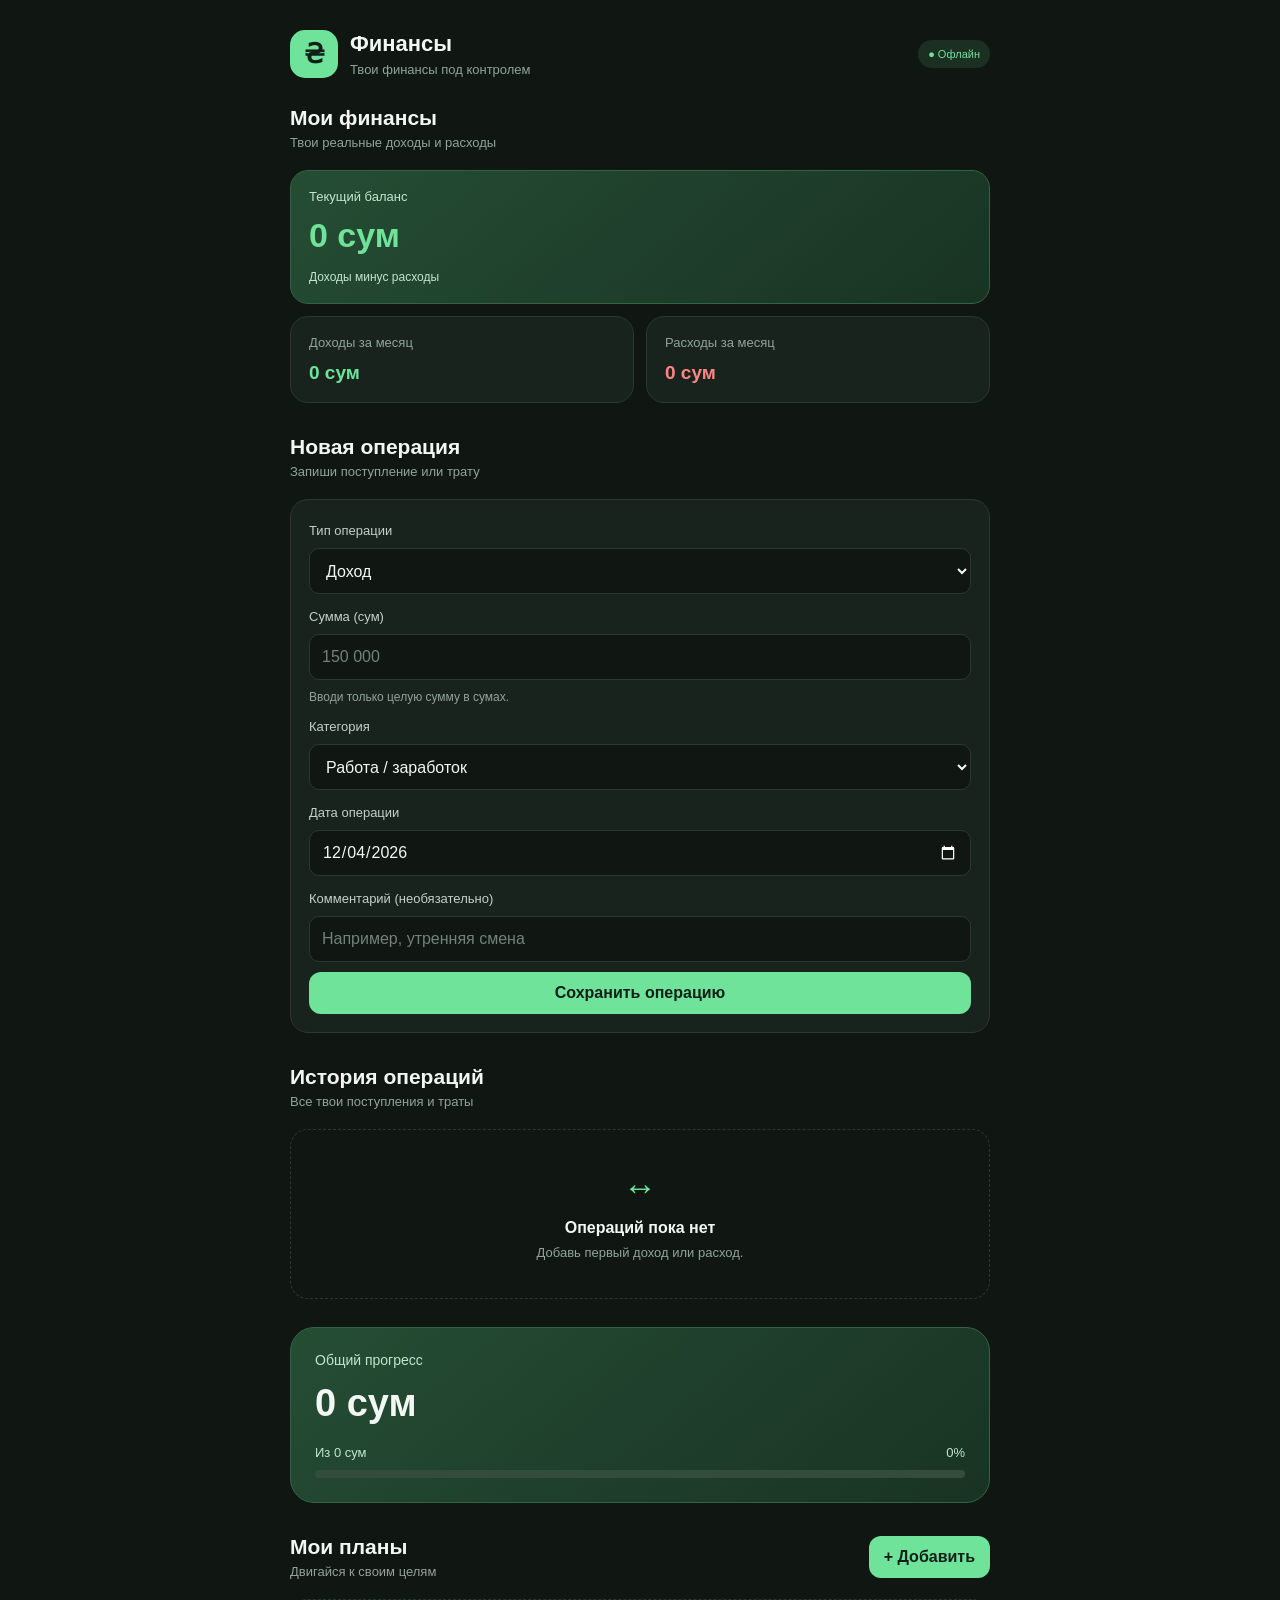
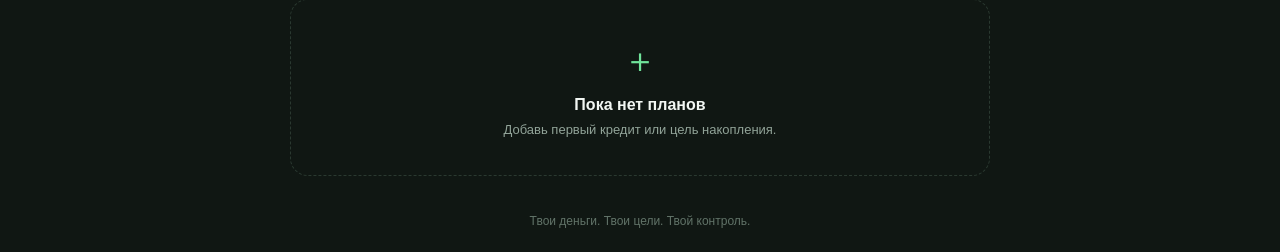
<file: index.html>
<!DOCTYPE html>
<html lang="ru">
<head>
  <meta charset="UTF-8">
  <meta name="viewport" content="width=device-width, initial-scale=1.0">
  <meta name="theme-color" content="#101713">

  <title>Финансы</title>

  <link rel="icon" type="image/png" href="./icon.png">
  <link rel="apple-touch-icon" href="./icon.png">
  <meta name="apple-mobile-web-app-title" content="Финансы">

  <link rel="stylesheet" href="style.css">
</head>
<body>

  <main class="app">
    <header class="header">
      <div class="brand">
        <div class="logo" aria-hidden="true">₴</div>
        <div>
          <h1>Финансы</h1>
          <p>Твои финансы под контролем</p>
        </div>
      </div>
      <span class="offline">● Офлайн</span>
    </header>

    <section class="money-dashboard" aria-labelledby="financeHeading">
      <div class="section-heading">
        <div>
          <h2 id="financeHeading">Мои финансы</h2>
          <p>Твои реальные доходы и расходы</p>
        </div>
      </div>

      <div class="money-card main-money-card">
        <p>Текущий баланс</p>
        <h2 id="realBalance" aria-live="polite">0 сум</h2>
        <span>Доходы минус расходы</span>
      </div>

      <div class="money-grid">
        <div class="money-card">
          <p>Доходы за месяц</p>
          <h3 id="monthIncome">0 сум</h3>
        </div>
        <div class="money-card">
          <p>Расходы за месяц</p>
          <h3 id="monthExpense">0 сум</h3>
        </div>
      </div>
    </section>

    <section class="section" aria-labelledby="newTransactionHeading">
      <div class="section-heading">
        <div>
          <h2 id="newTransactionHeading">Новая операция</h2>
          <p>Запиши поступление или трату</p>
        </div>
      </div>

      <form id="transactionForm" class="form" autocomplete="off">
        <label for="transactionType">Тип операции</label>
        <select id="transactionType" name="transactionType" required>
          <option value="income">Доход</option>
          <option value="expense">Расход</option>
        </select>

        <label for="transactionAmount">Сумма (сум)</label>
        <input
          id="transactionAmount"
          name="transactionAmount"
          type="text"
          inputmode="numeric"
          autocomplete="off"
          pattern="[0-9 ]+"
          placeholder="150 000"
          aria-describedby="transactionAmountHelp"
          required
        >
        <small id="transactionAmountHelp">
          Вводи только целую сумму в сумах.
        </small>

        <label for="transactionCategory">Категория</label>
        <select id="transactionCategory" name="transactionCategory" required>
          <option value="work">Работа / заработок</option>
          <option value="fuel">Топливо</option>
          <option value="food">Продукты</option>
          <option value="home">Дом и счета</option>
          <option value="shopping">Покупки</option>
          <option value="transport">Транспорт</option>
          <option value="debt">Выплата долга</option>
          <option value="other">Другое</option>
        </select>

        <label for="transactionDate">Дата операции</label>
        <input
          id="transactionDate"
          name="transactionDate"
          type="date"
          required
        >

        <label for="transactionNote">Комментарий (необязательно)</label>
        <input
          id="transactionNote"
          name="transactionNote"
          type="text"
          maxlength="100"
          placeholder="Например, утренняя смена"
        >

        <button type="submit" class="primary">
          Сохранить операцию
        </button>
      </form>
    </section>

    <section class="section" aria-labelledby="transactionsHeading">
      <div class="section-heading">
        <div>
          <h2 id="transactionsHeading">История операций</h2>
          <p>Все твои поступления и траты</p>
        </div>
      </div>

      <div id="transactions" class="plans" aria-live="polite"></div>

      <div id="emptyTransactions" class="empty">
        <div class="empty-icon" aria-hidden="true">↔</div>
        <h3>Операций пока нет</h3>
        <p>Добавь первый доход или расход.</p>
      </div>
    </section>

    <section class="balance" aria-labelledby="progressHeading">
      <p id="progressHeading">Общий прогресс</p>
      <h2 id="totalCurrent">0 сум</h2>

      <div class="total-line">
        <span>Из <span id="totalTarget">0 сум</span></span>
        <span id="totalPercent">0%</span>
      </div>

      <div
        class="progress"
        role="progressbar"
        aria-label="Общий прогресс по планам"
        aria-valuemin="0"
        aria-valuemax="100"
        aria-valuenow="0"
      >
        <div id="totalBar" class="progress-fill"></div>
      </div>
    </section>

    <section class="section" aria-labelledby="plansHeading">
      <div class="section-heading">
        <div>
          <h2 id="plansHeading">Мои планы</h2>
          <p>Двигайся к своим целям</p>
        </div>

        <button id="showForm" type="button" class="add-button">
          + Добавить
        </button>
      </div>

      <form id="planForm" class="form hidden" autocomplete="off">
        <label for="planName">Название плана</label>
        <input
          id="planName"
          name="planName"
          type="text"
          placeholder="Например, Кредит"
          required
          maxlength="60"
        >

        <label for="planType">Тип плана</label>
        <select id="planType" name="planType" required>
          <option value="credit">Кредит / долг</option>
          <option value="saving">Накопление</option>
          <option value="income">Цель по доходу</option>
          <option value="other">Другая цель</option>
        </select>

        <label for="planTarget">Общая сумма (сум)</label>
        <input
          id="planTarget"
          name="planTarget"
          type="number"
          min="1"
          step="1"
          inputmode="numeric"
          placeholder="500000"
          required
        >

        <label for="planCurrent">Уже выплачено или накоплено</label>
        <input
          id="planCurrent"
          name="planCurrent"
          type="number"
          min="0"
          step="1"
          inputmode="numeric"
          value="0"
          required
        >

        <label for="planStart">Дата начала</label>
        <input
          id="planStart"
          name="planStart"
          type="date"
          required
        >

        <label for="planDeadline">Крайний срок</label>
        <input
          id="planDeadline"
          name="planDeadline"
          type="date"
          required
        >

        <div class="form-buttons">
          <button type="submit" class="primary">
            Создать план
          </button>
          <button type="button" id="cancelForm" class="secondary">
            Отмена
          </button>
        </div>
      </form>

      <div id="plans" class="plans"></div>

      <div id="emptyState" class="empty">
        <div class="empty-icon" aria-hidden="true">＋</div>
        <h3>Пока нет планов</h3>
        <p>Добавь первый кредит или цель накопления.</p>
      </div>
    </section>

    <footer>Твои деньги. Твои цели. Твой контроль.</footer>
  </main>

  <script src="app.js"></script>
</body>
</html>
</file>
<file: style.css>
:root {
  color-scheme: dark;

  --bg: #101713;
  --card: #19231d;
  --card-light: #202d25;
  --green: #70e39a;
  --text: #f2f7f3;
  --muted: #91a398;
  --border: #2a3930;
  --red: #ff8585;
}

* {
  box-sizing: border-box;
}

html {
  scroll-behavior: smooth;
}

body {
  margin: 0;
  background: var(--bg);
  color: var(--text);
  font-family: -apple-system, BlinkMacSystemFont, "Segoe UI", sans-serif;
  -webkit-font-smoothing: antialiased;
}

button,
input,
select {
  font: inherit;
}

button {
  cursor: pointer;
  -webkit-tap-highlight-color: transparent;
}

button:focus-visible,
input:focus-visible,
select:focus-visible {
  outline: 2px solid var(--green);
  outline-offset: 3px;
}

.app {
  width: min(100% - 32px, 700px);
  margin: 0 auto;
  padding: 30px 0 24px;
}

/* Шапка */

.header,
.brand,
.section-heading,
.total-line,
.plan-top,
.plan-bottom,
.form-buttons {
  display: flex;
  align-items: center;
  justify-content: space-between;
  gap: 12px;
}

.brand {
  justify-content: flex-start;
}

.logo {
  width: 48px;
  height: 48px;
  display: grid;
  place-items: center;
  flex-shrink: 0;
  background: var(--green);
  color: #102018;
  border-radius: 15px;
  font-size: 27px;
  font-weight: 800;
}

h1,
h2,
h3,
p {
  margin: 0;
}

h1 {
  font-size: 22px;
}

.header p,
.section-heading p {
  color: var(--muted);
  font-size: 13px;
  margin-top: 5px;
}

.offline {
  font-size: 11px;
  color: var(--green);
  background: #1b3023;
  padding: 8px 10px;
  border-radius: 20px;
  white-space: nowrap;
}

/* Общий прогресс */

.balance {
  margin-top: 28px;
  padding: 24px;
  background: linear-gradient(140deg, #254d34, #193323);
  border: 1px solid #326443;
  border-radius: 24px;
}

.balance > p {
  color: #c3e5cd;
  font-size: 14px;
}

.balance h2 {
  font-size: clamp(27px, 7vw, 38px);
  margin: 14px 0 20px;
  overflow-wrap: anywhere;
}

.total-line {
  color: #c3e5cd;
  font-size: 13px;
  margin-bottom: 10px;
}

.progress {
  height: 8px;
  overflow: hidden;
  background: #344c3b;
  border-radius: 20px;
}

.progress-fill {
  width: 0;
  height: 100%;
  background: var(--green);
  border-radius: inherit;
  transition: width 0.25s ease;
}

/* Разделы */

.section {
  margin-top: 32px;
}

.section-heading {
  margin-bottom: 20px;
}

.section-heading h2 {
  font-size: 21px;
}

/* Кнопки */

.add-button,
.primary {
  border: 0;
  background: var(--green);
  color: #102018;
  border-radius: 12px;
  padding: 12px 15px;
  font-weight: 700;
  transition: filter 0.2s ease, transform 0.2s ease;
}

.add-button:hover,
.primary:hover {
  filter: brightness(1.08);
}

.add-button:active,
.primary:active,
.small-button:active {
  transform: scale(0.98);
}

.secondary {
  background: var(--card-light);
  color: var(--text);
  border: 1px solid var(--border);
  border-radius: 12px;
}

.hidden {
  display: none !important;
}

/* Формы */

.form {
  display: grid;
  gap: 10px;
  padding: 18px;
  margin-bottom: 18px;
  background: var(--card);
  border: 1px solid var(--border);
  border-radius: 18px;
}

.form label {
  color: #c2d1c6;
  font-size: 13px;
  margin-top: 5px;
}

.form input,
.form select {
  width: 100%;
  min-height: 46px;
  padding: 12px;
  color: var(--text);
  background: var(--bg);
  border: 1px solid var(--border);
  border-radius: 10px;
  outline: none;
  min-width: 0;
}

.form input:focus,
.form select:focus {
  border-color: var(--green);
}

.form input::placeholder {
  color: #718277;
}

.form small {
  color: var(--muted);
  font-size: 12px;
}

.form-buttons {
  margin-top: 8px;
}

.form-buttons button {
  flex: 1;
  min-height: 44px;
}

/* Карточки планов и операций */

.plans {
  display: grid;
  gap: 14px;
}

.plan {
  min-width: 0;
  padding: 19px;
  background: var(--card);
  border: 1px solid var(--border);
  border-radius: 19px;
}

.plan-top {
  align-items: flex-start;
}

.plan-name {
  font-size: 17px;
  font-weight: 700;
  overflow-wrap: anywhere;
}

.plan-type {
  color: var(--muted);
  font-size: 12px;
  margin-top: 6px;
}

.percent {
  color: var(--green);
  font-size: 14px;
  font-weight: 700;
  white-space: nowrap;
}

.plan-amount {
  font-size: 14px;
  margin: 19px 0 12px;
  overflow-wrap: anywhere;
}

.plan-amount strong {
  color: var(--green);
}

.plan-bottom {
  margin-top: 15px;
  flex-wrap: wrap;
}

.remaining {
  color: var(--muted);
  font-size: 12px;
}

.actions {
  display: flex;
  flex-wrap: wrap;
  gap: 8px;
}

.small-button {
  padding: 9px 11px;
  background: var(--card-light);
  color: var(--green);
  border: 1px solid var(--border);
  border-radius: 10px;
  font-size: 12px;
  transition: background 0.2s ease, transform 0.2s ease;
}

.small-button:hover {
  background: #293b30;
}

.delete-button {
  color: var(--red);
}

/* Даты и сроки планов */

.deadline-info {
  display: grid;
  gap: 9px;
  margin-top: 17px;
  padding: 13px;
  background: var(--bg);
  border: 1px solid var(--border);
  border-radius: 12px;
  color: var(--muted);
  font-size: 12px;
  overflow-wrap: anywhere;
}

.deadline-info strong {
  color: var(--text);
  font-weight: 600;
}

.deadline-count {
  color: var(--green);
  font-size: 14px;
  font-weight: 700;
}

.daily-needed {
  padding-top: 9px;
  border-top: 1px solid var(--border);
}

/* Финансовая сводка */

.money-dashboard {
  margin-top: 28px;
}

.money-card {
  padding: 18px;
  background: var(--card);
  border: 1px solid var(--border);
  border-radius: 18px;
  min-width: 0;
}

.main-money-card {
  background: linear-gradient(140deg, #254d34, #193323);
  border-color: #326443;
  margin-bottom: 12px;
}

.money-card p {
  color: var(--muted);
  font-size: 13px;
}

.main-money-card p,
.main-money-card span {
  color: #c3e5cd;
}

.main-money-card h2 {
  font-size: clamp(25px, 6vw, 34px);
  margin: 12px 0;
  overflow-wrap: anywhere;
}

.main-money-card span {
  font-size: 12px;
}

.money-grid {
  display: grid;
  grid-template-columns: repeat(2, minmax(0, 1fr));
  gap: 12px;
}

.money-card h3 {
  font-size: clamp(14px, 3.5vw, 19px);
  margin-top: 12px;
  overflow-wrap: anywhere;
}

/* Цвета доходов и расходов */

#realBalance,
#monthIncome,
.transaction-income {
  color: var(--green);
  font-weight: 800;
}

#monthExpense,
.transaction-expense {
  color: var(--red);
  font-weight: 800;
}

.transaction-note {
  color: var(--muted);
  font-size: 12px;
  margin-top: 5px;
  overflow-wrap: anywhere;
}

/* Пустые разделы */

.empty {
  text-align: center;
  padding: 38px 15px;
  border: 1px dashed var(--border);
  border-radius: 18px;
}

.empty-icon {
  font-size: 34px;
  color: var(--green);
  margin-bottom: 12px;
}

.empty h3 {
  font-size: 16px;
}

.empty p {
  color: var(--muted);
  font-size: 13px;
  margin-top: 8px;
}

/* Подвал */

footer {
  text-align: center;
  color: #617368;
  font-size: 12px;
  margin-top: 38px;
}

/* Телефоны */

@media (max-width: 420px) {
  .app {
    width: calc(100% - 24px);
    padding-top: 20px;
  }

  .balance {
    padding: 19px;
  }

  .add-button {
    padding: 11px;
    font-size: 12px;
  }

  .plan {
    padding: 15px;
  }

  .actions {
    width: 100%;
  }

  .actions .small-button {
    flex: 1;
  }
}

@media (max-width: 350px) {
  .money-grid {
    grid-template-columns: 1fr;
  }

  .header {
    align-items: flex-start;
  }

  .logo {
    width: 42px;
    height: 42px;
  }

  h1 {
    font-size: 19px;
  }

  .offline {
    padding: 7px;
    font-size: 10px;
  }

  .form {
    padding: 14px;
  }
}

/* Уменьшенная анимация для пользователей,
   отключивших движение в настройках устройства */

@media (prefers-reduced-motion: reduce) {
  *,
  *::before,
  *::after {
    scroll-behavior: auto !important;
    transition-duration: 0.01ms !important;
    animation-duration: 0.01ms !important;
    animation-iteration-count: 1 !important;
  }
}
</file>
